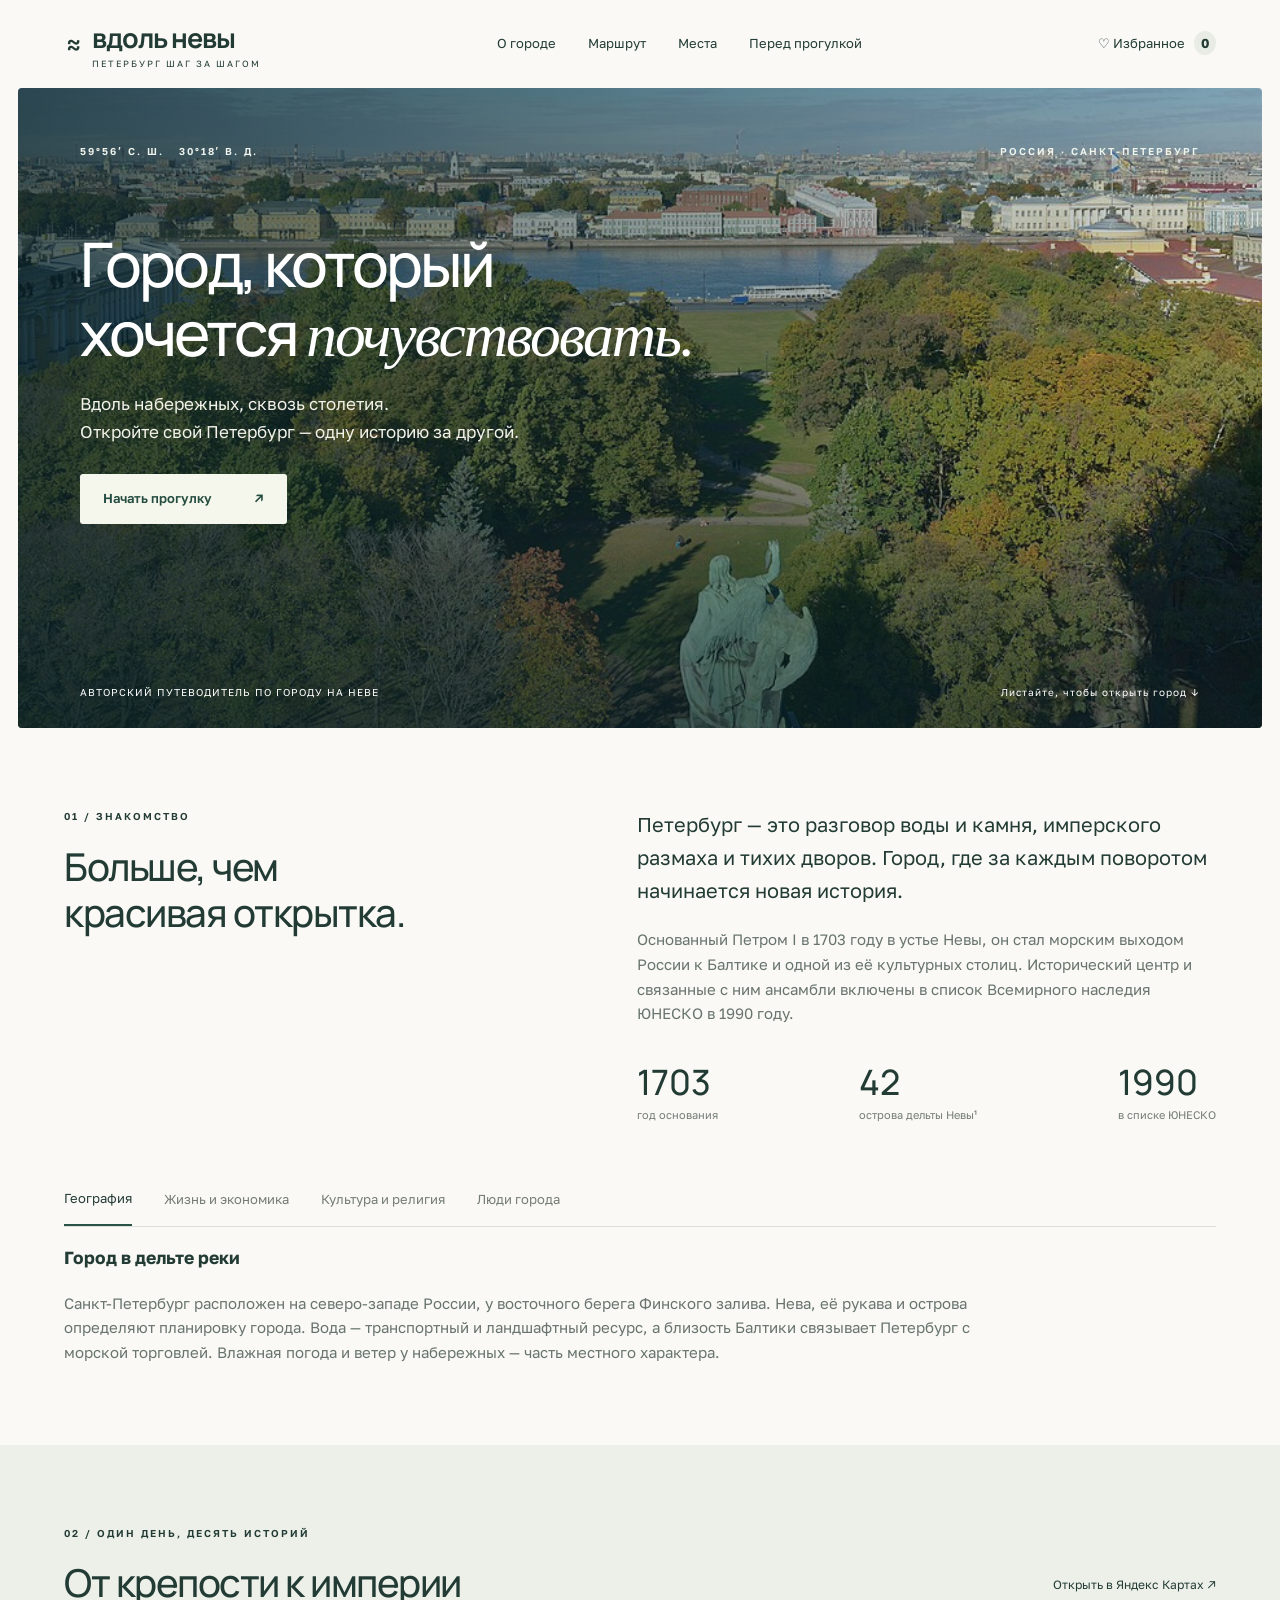
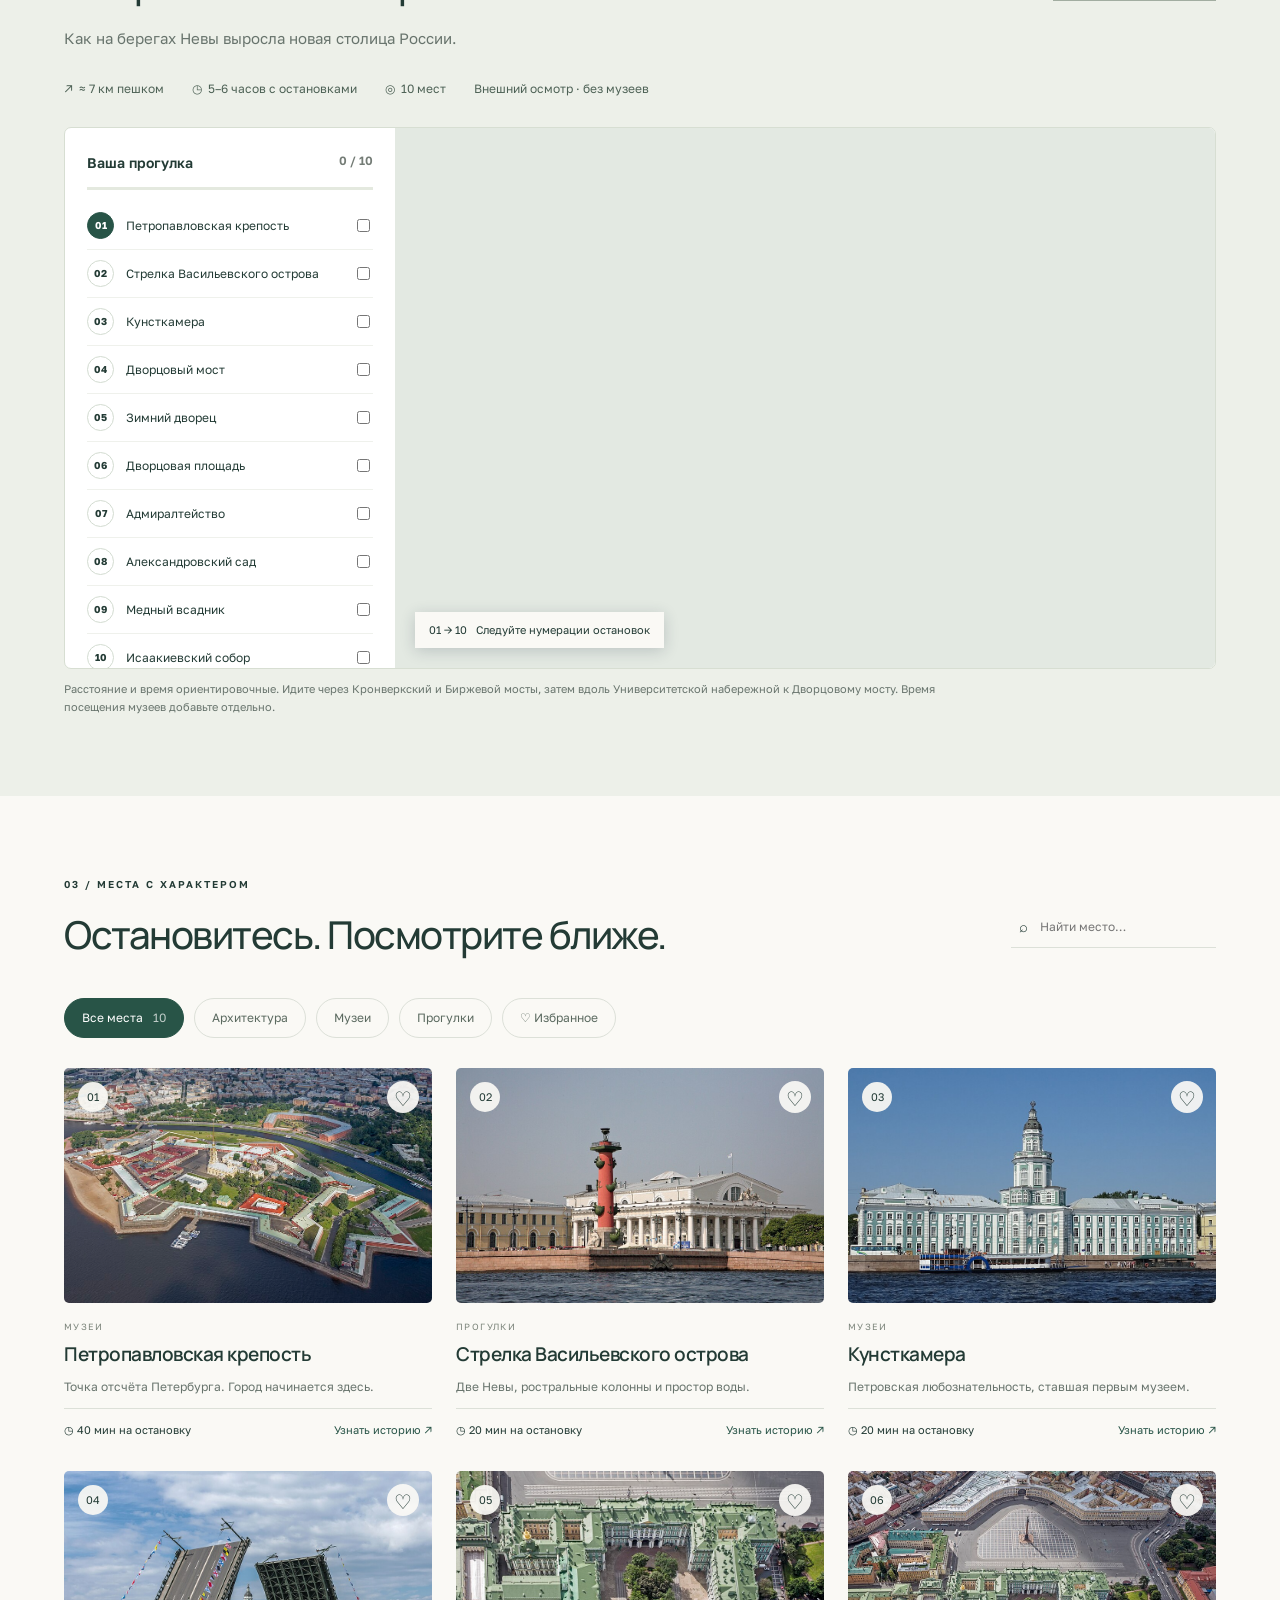
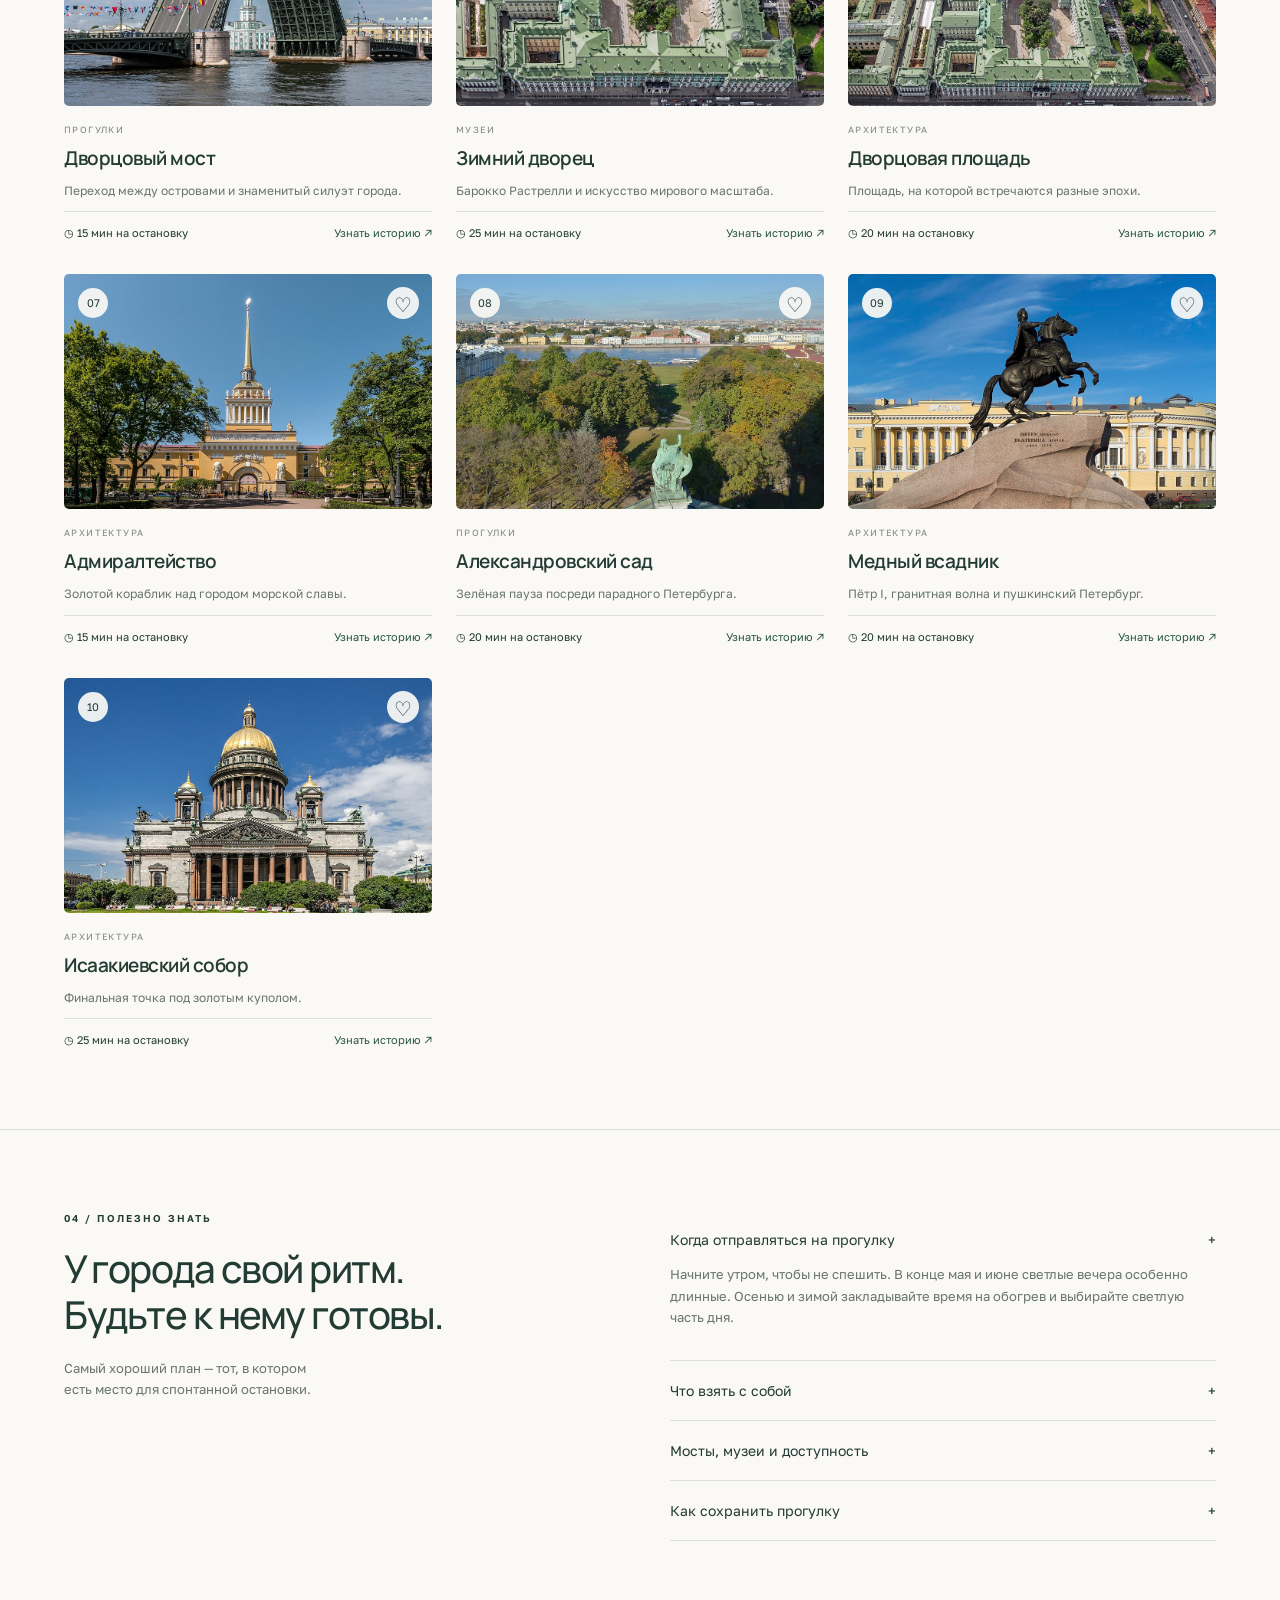
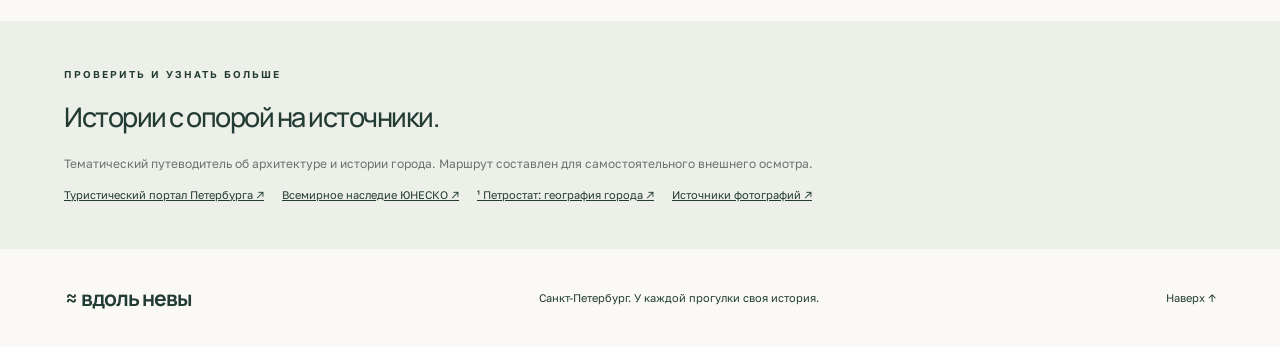
<file: index.html>
<!doctype html>
<html lang="ru"><head><meta charset="UTF-8"><meta name="viewport" content="width=device-width,initial-scale=1"><meta name="description" content="Вдоль Невы: интерактивный путеводитель по Санкт-Петербургу. 10 остановок, истории, фотографии и карта прогулки."><title>Вдоль Невы — Петербург шаг за шагом</title><link rel="stylesheet" href="style.css"></head><body>
<header><a class="brand" href="#">≈ <span>вдоль невы<small>ПЕТЕРБУРГ ШАГ ЗА ШАГОМ</small></span></a><nav aria-label="Основная навигация"><a href="#city">О городе</a><a href="#route">Маршрут</a><a href="#places">Места</a><a href="#tips">Перед прогулкой</a></nav><a class="saved" href="#places" id="savedLink">♡ <span>Избранное</span> <b id="saveCount">0</b></a></header>
<main><section class="hero"><img src="assets/hero.jpg" alt="Исторический центр Санкт-Петербурга на берегах Невы"><div class="shade"></div><div class="hero-content"><div class="eyebrow">59°56′ С. Ш. &nbsp; 30°18′ В. Д. <span>РОССИЯ · САНКТ-ПЕТЕРБУРГ</span></div><h1>Город, который<br>хочется <em>почувствовать.</em></h1><p>Вдоль набережных, сквозь столетия.<br>Откройте свой Петербург — одну историю за другой.</p><a class="button" href="#route">Начать прогулку <span>↗</span></a><div class="hero-bottom"><span>АВТОРСКИЙ ПУТЕВОДИТЕЛЬ ПО ГОРОДУ НА НЕВЕ</span><a href="#city">Листайте, чтобы открыть город ↓</a></div></div></section>
<section id="city" class="section city"><div><div class="eyebrow">01 / ЗНАКОМСТВО</div><h2>Больше, чем<br>красивая открытка.</h2></div><div><p class="intro">Петербург — это разговор воды и камня, имперского размаха и тихих дворов. Город, где за каждым поворотом начинается новая история.</p><p>Основанный Петром I в 1703 году в устье Невы, он стал морским выходом России к Балтике и одной из её культурных столиц. Исторический центр и связанные с ним ансамбли включены в список Всемирного наследия ЮНЕСКО в 1990 году.</p><div class="facts"><div><strong>1703</strong><span>год основания</span></div><div><strong>42</strong><span>острова дельты Невы¹</span></div><div><strong>1990</strong><span>в списке ЮНЕСКО</span></div></div></div></section>
<section class="city-topics section"><div class="tabs" role="tablist" aria-label="О городе"><button role="tab" aria-selected="true" data-topic="0">География</button><button role="tab" aria-selected="false" data-topic="1">Жизнь и экономика</button><button role="tab" aria-selected="false" data-topic="2">Культура и религия</button><button role="tab" aria-selected="false" data-topic="3">Люди города</button></div><div id="topic" role="tabpanel"></div></section>
<section id="route" class="section route"><div class="section-top"><div><div class="eyebrow">02 / ОДИН ДЕНЬ, ДЕСЯТЬ ИСТОРИЙ</div><h2>От крепости к империи</h2><p>Как на берегах Невы выросла новая столица России.</p></div><a id="fullMap" class="text-link" target="_blank" rel="noopener">Открыть в Яндекс Картах ↗</a></div><div class="route-meta"><span>↗ &nbsp;≈ 7 км пешком</span><span>◷ &nbsp;5–6 часов с остановками</span><span>◎ &nbsp;10 мест</span><span>Внешний осмотр · без музеев</span></div><div class="map-layout"><aside><div class="route-title">Ваша прогулка <span id="progress">0 / 10</span></div><div class="progress"><i id="progressBar"></i></div><div id="stopList"></div><button id="reset" class="reset">Сбросить отметки</button></aside><div class="map-box"><iframe id="map" title="Яндекс Карта: десять остановок маршрута по Санкт-Петербургу" loading="lazy" allowfullscreen></iframe><div class="map-note">01 → 10 &nbsp; Следуйте нумерации остановок</div></div></div><p class="caption">Расстояние и время ориентировочные. Идите через Кронверкский и Биржевой мосты, затем вдоль Университетской набережной к Дворцовому мосту. Время посещения музеев добавьте отдельно.</p></section>
<section id="places" class="section"><div class="section-top"><div><div class="eyebrow">03 / МЕСТА С ХАРАКТЕРОМ</div><h2>Остановитесь. Посмотрите ближе.</h2></div><label class="search">⌕ <input id="search" type="search" placeholder="Найти место…" aria-label="Поиск места"></label></div><div class="filters"><button class="active" data-filter="all">Все места <span>10</span></button><button data-filter="Архитектура">Архитектура</button><button data-filter="Музеи">Музеи</button><button data-filter="Прогулки">Прогулки</button><button data-filter="saved">♡ Избранное</button></div><div id="cards" class="cards"></div><p id="empty" hidden>Таких мест пока нет. Попробуйте другой запрос или добавьте место в избранное.</p></section>
<section id="tips" class="section tips"><div><div class="eyebrow">04 / ПОЛЕЗНО ЗНАТЬ</div><h2>У города свой ритм.<br>Будьте к нему готовы.</h2><p>Самый хороший план — тот, в котором<br>есть место для спонтанной остановки.</p></div><div><details open><summary>Когда отправляться на прогулку <span>+</span></summary><p>Начните утром, чтобы не спешить. В конце мая и июне светлые вечера особенно длинные. Осенью и зимой закладывайте время на обогрев и выбирайте светлую часть дня.</p></details><details><summary>Что взять с собой <span>+</span></summary><p>Удобную обувь, воду, заряженный телефон и ветровку. У Невы часто ветрено; дождевик пригодится даже при ясном утреннем небе.</p></details><details><summary>Мосты, музеи и доступность <span>+</span></summary><p>Ночью в сезон навигации мосты могут быть разведены. Проверяйте расписание на сайте Мостотреста. Брусчатка и лестницы на спусках к воде могут затруднить прогулку с коляской. Часы работы, доступность и билеты уточняйте на официальных сайтах музеев.</p><a href="https://mostotrest-spb.ru/" target="_blank" rel="noopener">Мостотрест ↗</a></details><details><summary>Как сохранить прогулку <span>+</span></summary><p>Нажимайте на сердечко у понравившихся мест и отмечайте посещённые остановки. Прогресс хранится в этом браузере. Для бумажной версии используйте кнопку ниже.</p><button id="print">Распечатать путеводитель ↗</button></details></div></section>
<section class="section sources" id="sources"><div class="eyebrow">ПРОВЕРИТЬ И УЗНАТЬ БОЛЬШЕ</div><h2>Истории с опорой на источники.</h2><p>Тематический путеводитель об архитектуре и истории города. Маршрут составлен для самостоятельного внешнего осмотра.</p><div><a href="https://visit-petersburg.ru/" target="_blank" rel="noopener">Туристический портал Петербурга ↗</a><a href="https://whc.unesco.org/en/list/540/" target="_blank" rel="noopener">Всемирное наследие ЮНЕСКО ↗</a><a href="https://78.rosstat.gov.ru/storage/mediabank/11000125.pdf" target="_blank" rel="noopener">¹ Петростат: география города ↗</a><a href="credits.html" target="_blank">Источники фотографий ↗</a></div></section></main><footer><a class="brand" href="#">≈ вдоль невы</a><span>Санкт-Петербург. У каждой прогулки своя история.</span><a href="#">Наверх ↑</a></footer>
<dialog id="detail"><button class="close" aria-label="Закрыть описание">×</button><div id="detailContent"></div></dialog><div id="toast" role="status"></div><script src="app.js"></script></body></html>
</file>
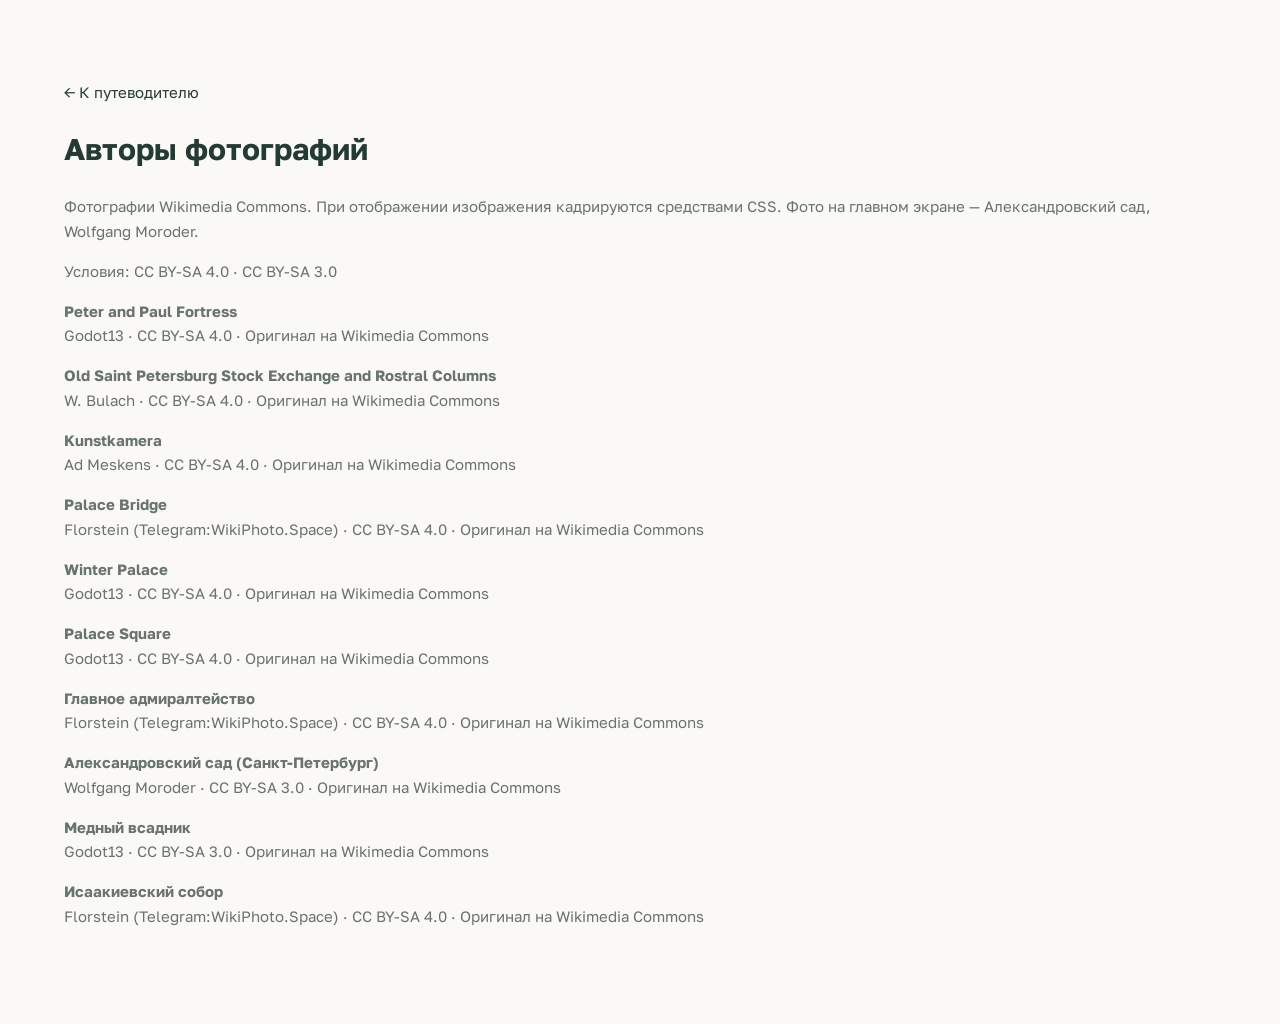
<file: credits.html>
<!doctype html><html lang="ru"><meta charset="utf-8"><meta name="viewport" content="width=device-width,initial-scale=1"><title>Фотографии — Вдоль Невы</title><link rel="stylesheet" href="style.css"><main class="section"><a href="index.html">← К путеводителю</a><h1>Авторы фотографий</h1><p>Фотографии Wikimedia Commons. При отображении изображения кадрируются средствами CSS. Фото на главном экране — Александровский сад, Wolfgang Moroder.</p><p>Условия: <a href="https://creativecommons.org/licenses/by-sa/4.0/">CC BY-SA 4.0</a> · <a href="https://creativecommons.org/licenses/by-sa/3.0/">CC BY-SA 3.0</a></p><p><b>Peter and Paul Fortress</b><br>Godot13 &#183; CC BY-SA 4.0 · <a href="https://commons.wikimedia.org/wiki/File:RUS-2016-Aerial-SPB-Peter_and_Paul_Fortress_02.jpg">Оригинал на Wikimedia Commons</a></p><p><b>Old Saint Petersburg Stock Exchange and Rostral Columns</b><br>W. Bulach &#183; CC BY-SA 4.0 · <a href="https://commons.wikimedia.org/wiki/File:00_5073_Sankt_Petersburg%2C_Wassiljewski-Insel_-_Marinemuseum.jpg">Оригинал на Wikimedia Commons</a></p><p><b>Kunstkamera</b><br>Ad Meskens &#183; CC BY-SA 4.0 · <a href="https://commons.wikimedia.org/wiki/File:Saint_Petersburg_Kunstkamera_from_Neva.jpg">Оригинал на Wikimedia Commons</a></p><p><b>Palace Bridge</b><br>Florstein (Telegram:WikiPhoto.Space) &#183; CC BY-SA 4.0 · <a href="https://commons.wikimedia.org/wiki/File:Palace_Bridge_SPB_%28img2%29.jpg">Оригинал на Wikimedia Commons</a></p><p><b>Winter Palace</b><br>Godot13 &#183; CC BY-SA 4.0 · <a href="https://commons.wikimedia.org/wiki/File:RUS-2016-Aerial-SPB-Winter_Palace_%28crop%29.jpg">Оригинал на Wikimedia Commons</a></p><p><b>Palace Square</b><br>Godot13 &#183; CC BY-SA 4.0 · <a href="https://commons.wikimedia.org/wiki/File:RUS-2016-Aerial-SPB-Winter_Palace.jpg">Оригинал на Wikimedia Commons</a></p><p><b>Главное адмиралтейство</b><br>Florstein (Telegram:WikiPhoto.Space) &#183; CC BY-SA 4.0 · <a href="https://commons.wikimedia.org/wiki/File:Admiralty_SPB.jpg">Оригинал на Wikimedia Commons</a></p><p><b>Александровский сад (Санкт-Петербург)</b><br>Wolfgang Moroder &#183; CC BY-SA 3.0 · <a href="https://commons.wikimedia.org/wiki/File:View_of_Alexander_park_and_Neva_River_from_Isaac_Cathedral_Saint_Petersburg.jpg">Оригинал на Wikimedia Commons</a></p><p><b>Медный всадник</b><br>Godot13 &#183; CC BY-SA 3.0 · <a href="https://commons.wikimedia.org/wiki/File:The_Bronze_Horseman_%28St._Petersburg%2C_Russia%29.jpg">Оригинал на Wikimedia Commons</a></p><p><b>Исаакиевский собор</b><br>Florstein (Telegram:WikiPhoto.Space) &#183; CC BY-SA 4.0 · <a href="https://commons.wikimedia.org/wiki/File:Saint_Isaac%27s_Cathedral_in_SPB.jpeg">Оригинал на Wikimedia Commons</a></p></main></html>
</file>
<file: style.css>
@import url('https://fonts.googleapis.com/css2?family=Golos+Text:wght@400;500;600;700&family=Manrope:wght@400;500;600;700;800&display=swap');
:root{--ink:#233b35;--green:#285447;--paper:#faf9f5;--muted:#747c76;--line:#dce0d8}*{box-sizing:border-box}html{scroll-behavior:smooth;scroll-padding-top:90px}body{margin:0;background:var(--paper);color:var(--ink);font:15px 'Golos Text',sans-serif;line-height:1.65}a{color:inherit;text-decoration:none}button,input{font:inherit}button,a,input,summary{ -webkit-tap-highlight-color:transparent}button{cursor:pointer}a:focus-visible,button:focus-visible,input:focus-visible,summary:focus-visible{outline:3px solid #be8348;outline-offset:4px}header{height:88px;display:flex;align-items:center;justify-content:space-between;padding:0 5%;background:var(--paper)}.brand{font:700 27px 'Manrope',sans-serif;display:flex;align-items:center;gap:10px;letter-spacing:-1px}.brand small{display:block;font:9px 'Golos Text',sans-serif;letter-spacing:2px;margin-top:2px}nav{display:flex;gap:32px;font-size:13px}nav a:hover,.text-link:hover{color:#a96b3f}.saved{font-size:13px}.saved b{background:#e8ece5;padding:4px 7px;border-radius:50%;margin-left:6px}.hero{height:640px;position:relative;color:white;margin:0 18px;border-radius:4px;overflow:hidden}.hero>img{width:100%;height:100%;object-fit:cover;object-position:center 55%}.shade{position:absolute;inset:0;background:linear-gradient(90deg,rgba(9,34,38,.72),rgba(9,34,38,.13)),linear-gradient(0deg,rgba(10,30,35,.5),transparent 40%)}.hero-content{position:absolute;inset:0;padding:55px 5% 28px;display:flex;flex-direction:column;align-items:flex-start}.eyebrow{font-size:10px;font-weight:600;letter-spacing:2px}.hero .eyebrow{width:100%;display:flex;justify-content:space-between;color:#eff4ed}.hero h1{font:500 clamp(38px,4.8vw,70px)/1.13 'Manrope',sans-serif;letter-spacing:-3px;margin:69px 0 20px}.hero h1 em{font-family:Georgia,serif;font-weight:400;letter-spacing:-2px}.hero p{font-size:17px;line-height:1.65;color:#f2f2e9;margin:0 0 28px}.button{background:#f6f7ec;color:#254d41;padding:14px 23px;border-radius:3px;display:inline-flex;gap:42px;font-size:13px;font-weight:600}.button:hover{background:#e0e7d7}.hero-bottom{margin-top:auto;display:flex;justify-content:space-between;width:100%;font-size:10px;letter-spacing:1px}.section{max-width:1320px;margin:auto;padding:80px 5%}.city{display:grid;grid-template-columns:1fr 1.15fr;gap:70px;padding-bottom:35px}h2{font:500 clamp(28px,3vw,42px)/1.2 'Manrope',sans-serif;letter-spacing:-1.5px;margin:19px 0 20px}p{color:#68746d}.intro{font-size:20px;color:var(--ink);margin-top:0}.facts{display:flex;justify-content:space-between;margin-top:32px}.facts strong{font:500 35px 'Manrope',sans-serif}.facts span{display:block;font-size:11px;color:var(--muted)}.city-topics{padding-top:15px;padding-bottom:65px}.tabs,.filters{display:flex;gap:10px;flex-wrap:wrap}.tabs{border-bottom:1px solid var(--line);gap:32px}.tabs button{border:0;background:none;padding:14px 0;color:var(--muted);font-size:13px}.tabs [aria-selected=true]{color:var(--ink);border-bottom:2px solid var(--green)}#topic{max-width:950px;min-height:100px}#topic a{border-bottom:1px solid}.route{background:#edf0e9;max-width:none;padding-left:max(5%,calc((100% - 1188px)/2));padding-right:max(5%,calc((100% - 1188px)/2))}.section-top{display:flex;justify-content:space-between;align-items:center;gap:20px}.section-top p{margin:0}.text-link{font-size:12px;border-bottom:1px solid #a2ada1;padding-bottom:6px}.route-meta{display:flex;gap:28px;margin:28px 0;font-size:12px;color:#4e6256}.map-layout{display:grid;grid-template-columns:330px 1fr;border:1px solid #d7ded2;border-radius:7px;overflow:hidden;background:white}.map-layout aside{padding:23px 22px;max-height:540px;overflow:auto}.route-title{display:flex;justify-content:space-between;font-weight:600;font-size:14px}.route-title span{color:var(--muted);font-size:12px}.progress{height:3px;background:#e4e9df;margin:13px 0 12px}.progress i{display:block;background:var(--green);height:100%;transition:width .3s}.stop{display:flex;align-items:center;gap:12px;margin:0;border-bottom:1px solid #eff1ec;padding:10px 0}.stop>button{border:0;background:transparent;padding:0;display:flex;align-items:center;gap:12px;text-align:left;flex:1;font-size:12px;color:var(--ink)}.stop b{border:1px solid #d3dcd1;border-radius:50%;width:27px;height:27px;display:grid;place-items:center;font-size:10px;flex-shrink:0}.stop.active b{background:var(--green);color:white;border-color:var(--green)}.stop input{accent-color:var(--green)}.reset{border:0;background:none;font-size:11px;color:var(--muted);padding:15px 0 0}.map-box{position:relative;min-height:540px;background:#e3e9e2}.map-box iframe{width:100%;height:100%;border:0;position:absolute;inset:0}.map-note{position:absolute;bottom:20px;left:20px;background:var(--paper);padding:9px 14px;font-size:11px;pointer-events:none;box-shadow:0 3px 15px #2343}.caption{font-size:11px;margin-bottom:0;max-width:900px}.search{display:flex;align-items:center;gap:10px;border-bottom:1px solid var(--line);padding:8px}.search input{border:none;background:transparent;width:170px;font-size:12px;outline:none}.filters{margin:20px 0 30px}.filters button{border:1px solid var(--line);border-radius:25px;background:transparent;padding:9px 17px;color:#5b6a60;font-size:12px}.filters .active{background:var(--green);color:white;border-color:var(--green)}.filters span{margin-left:7px;opacity:.7}.cards{display:grid;grid-template-columns:repeat(3,1fr);gap:32px 24px}.card{position:relative}.photo{height:235px;position:relative;border-radius:5px;overflow:hidden;background:#dbe4db;cursor:pointer}.photo img{width:100%;height:100%;object-fit:cover;transition:transform .5s}.photo:hover img{transform:scale(1.045)}.number{position:absolute;top:14px;left:14px;background:#faf9f5ed;border-radius:50%;width:30px;height:30px;display:grid;place-items:center;font-size:11px}.heart{position:absolute;right:13px;top:13px;border:0;border-radius:50%;background:#faf9f5ed;width:32px;height:32px;color:var(--ink);font-size:20px}.heart.on{background:var(--green);color:white}.category{font-size:9px;letter-spacing:1.4px;color:#7c857b;margin:17px 0 7px;text-transform:uppercase}.card h3{font:600 19px 'Manrope';letter-spacing:-.5px;margin:0}.card p{font-size:12px;line-height:1.7;margin:10px 0}.card-bottom{display:flex;justify-content:space-between;font-size:11px;border-top:1px solid var(--line);padding-top:12px}.card-bottom button{background:none;border:0;padding:0;color:var(--green);font-size:11px}.tips{border-top:1px solid var(--line);display:grid;grid-template-columns:1fr 1fr;gap:60px}.tips p{font-size:13px}.tips details{border-bottom:1px solid var(--line);padding:18px 0}.tips summary{list-style:none;cursor:pointer;font-size:14px;display:flex;justify-content:space-between}.tips details a{border-bottom:1px solid}.tips button{background:var(--green);color:white;border:0;padding:10px 15px}.sources{background:#edf0e9;padding-top:45px;padding-bottom:45px}.sources h2{font-size:27px}.sources p{font-size:12px}.sources>div:last-child{display:flex;flex-wrap:wrap;gap:18px;font-size:11px;text-decoration:underline}footer{padding:35px 5%;display:flex;align-items:center;justify-content:space-between;font-size:11px}footer .brand{font-size:21px}dialog{border:0;border-radius:8px;padding:0;width:min(780px,92vw);max-height:90vh;color:var(--ink);background:var(--paper)}dialog::backdrop{background:#102b29b8;backdrop-filter:blur(4px)}.close{position:absolute;right:15px;top:15px;border:none;background:white;border-radius:50%;font-size:25px;width:37px;height:37px;z-index:1}dialog img{height:290px;object-fit:cover;width:100%}.detail-body{padding:28px 35px}.detail-body h2{margin-top:10px}.detail-body p{font-size:14px}.detail-body .actions{display:flex;gap:12px;flex-wrap:wrap;margin-top:25px}.actions button,.actions a{border:1px solid var(--line);padding:10px 14px;background:#e8ede4;color:var(--ink);font-size:12px}.next-step{border-left:3px solid #8ca383;padding-left:16px}.detail-source{font-size:11px;text-decoration:underline}#toast{position:fixed;bottom:25px;left:50%;transform:translateX(-50%);background:var(--green);color:white;border-radius:4px;padding:12px 25px;font-size:13px;opacity:0;pointer-events:none;transition:opacity .3s;z-index:5}#toast.show{opacity:1}@media(min-width:1450px){.hero{height:720px}.hero-content{padding-left:calc((100vw - 1188px)/2)}.hero h1{margin-top:100px}}@media(max-width:900px){nav{gap:15px}.hero{height:580px}.hero h1{margin-top:80px}.city{gap:30px}.cards{grid-template-columns:repeat(2,1fr)}.map-layout{grid-template-columns:280px 1fr}.route-meta{gap:16px;flex-wrap:wrap}.tips{gap:30px}}@media(max-width:600px){header{height:75px}.brand{font-size:23px}nav{display:none}.saved span{display:none}.hero{margin:0 8px;height:590px}.hero-content{padding:30px 22px}.hero .eyebrow span{display:none}.hero h1{font-size:43px;letter-spacing:-2px;margin-top:95px}.hero p{font-size:14px}.hero-bottom span{display:none}.hero-bottom{font-size:9px}.section{padding:50px 22px}.city{grid-template-columns:1fr;gap:10px}.intro{font-size:18px}.city-topics{padding-top:0}.tabs{gap:15px}.tabs button{font-size:11px}.facts strong{font-size:30px}.section-top{align-items:flex-start;flex-direction:column}.section-top h2{font-size:29px}.map-layout{grid-template-columns:1fr}.map-layout aside{max-height:280px}.map-box{min-height:390px}.route-meta{font-size:10px}.cards{grid-template-columns:1fr}.photo{height:265px}.search{width:100%}.search input{width:100%}.tips{grid-template-columns:1fr;gap:5px}.filters{gap:7px}.filters button{font-size:11px;padding:8px 12px}footer{gap:20px;flex-wrap:wrap}footer span{order:3;width:100%}.detail-body{padding:23px}.detail-body h2{font-size:29px}dialog img{height:210px}}@media(prefers-reduced-motion:reduce){html{scroll-behavior:auto}*{transition:none!important}}@media print{header,.hero,.city-topics,.map-layout,.filters,.search,.heart,.tips,.sources,footer,dialog,#toast{display:none!important}.section{padding:15px}.cards{display:block}.card{break-inside:avoid;margin-bottom:20px}.photo{height:170px}.card-bottom button{display:none}.city{display:block}.route-meta{display:block}}
</file>
